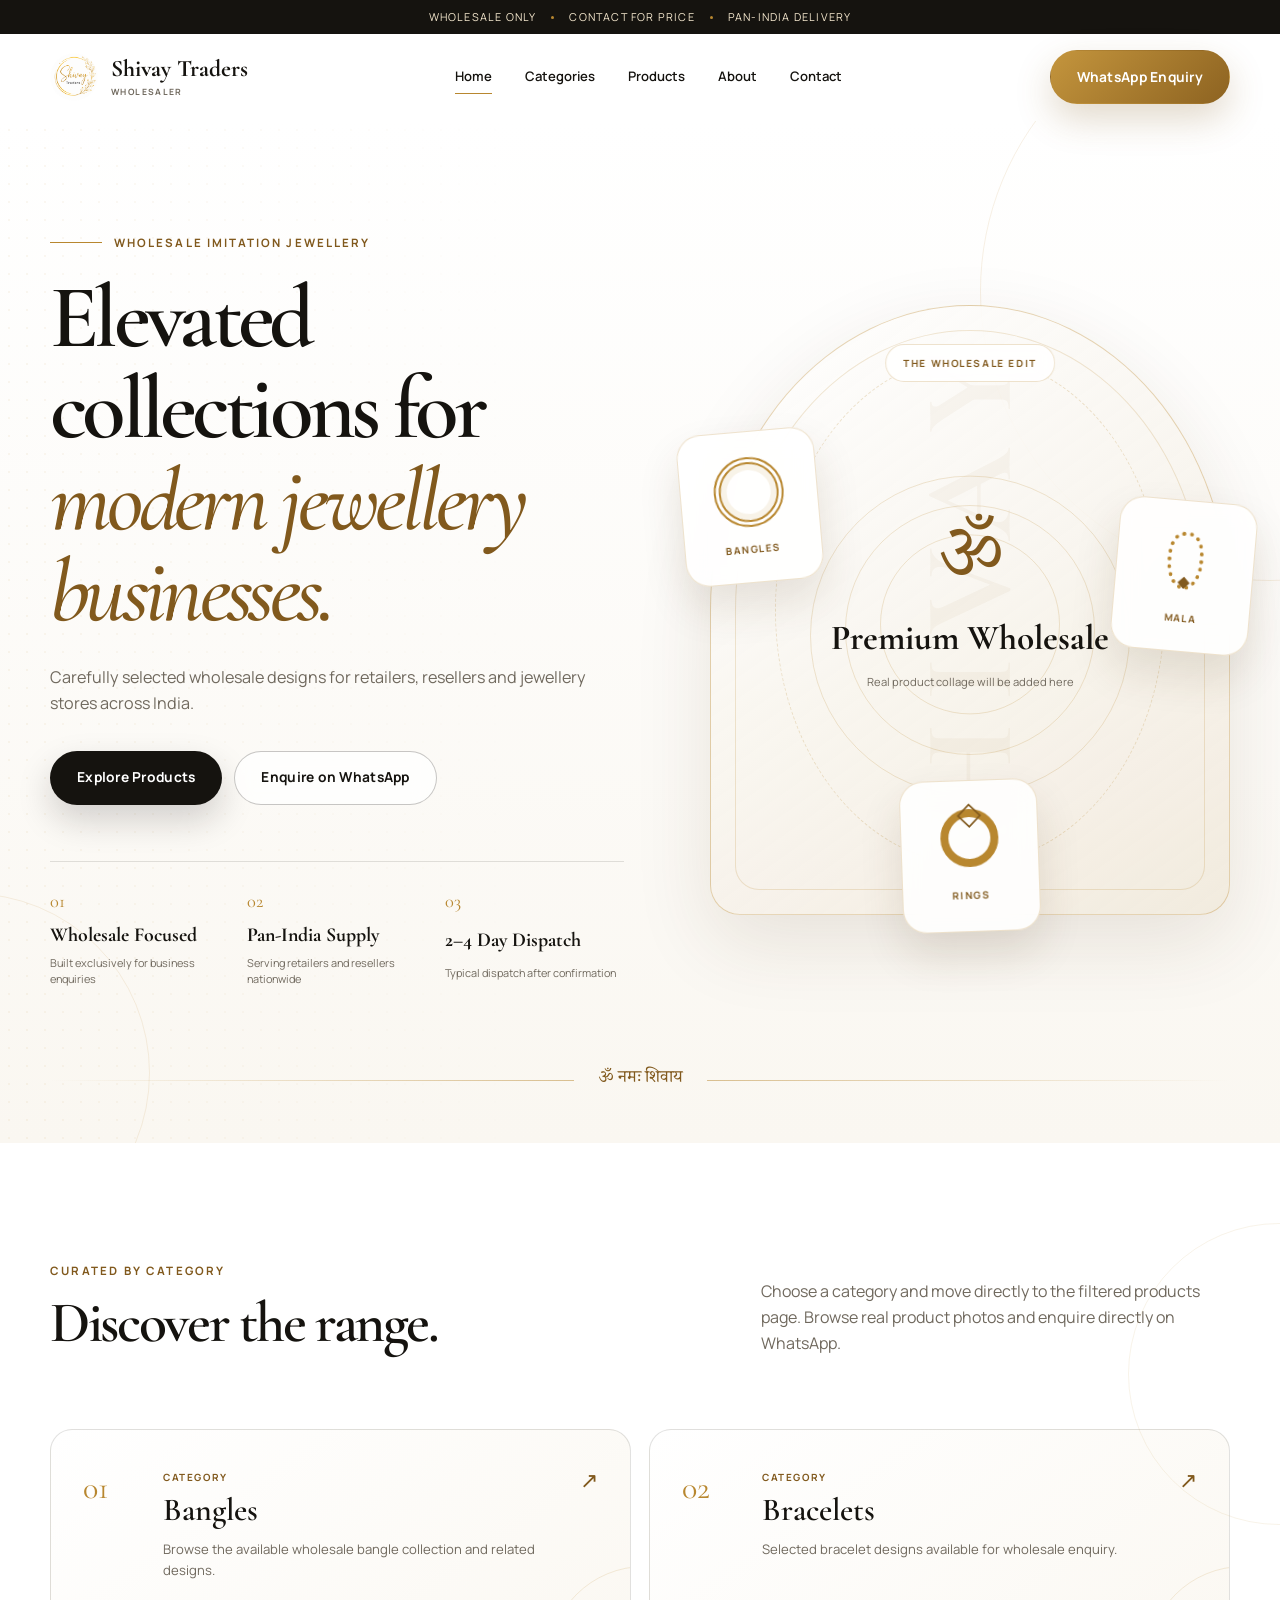
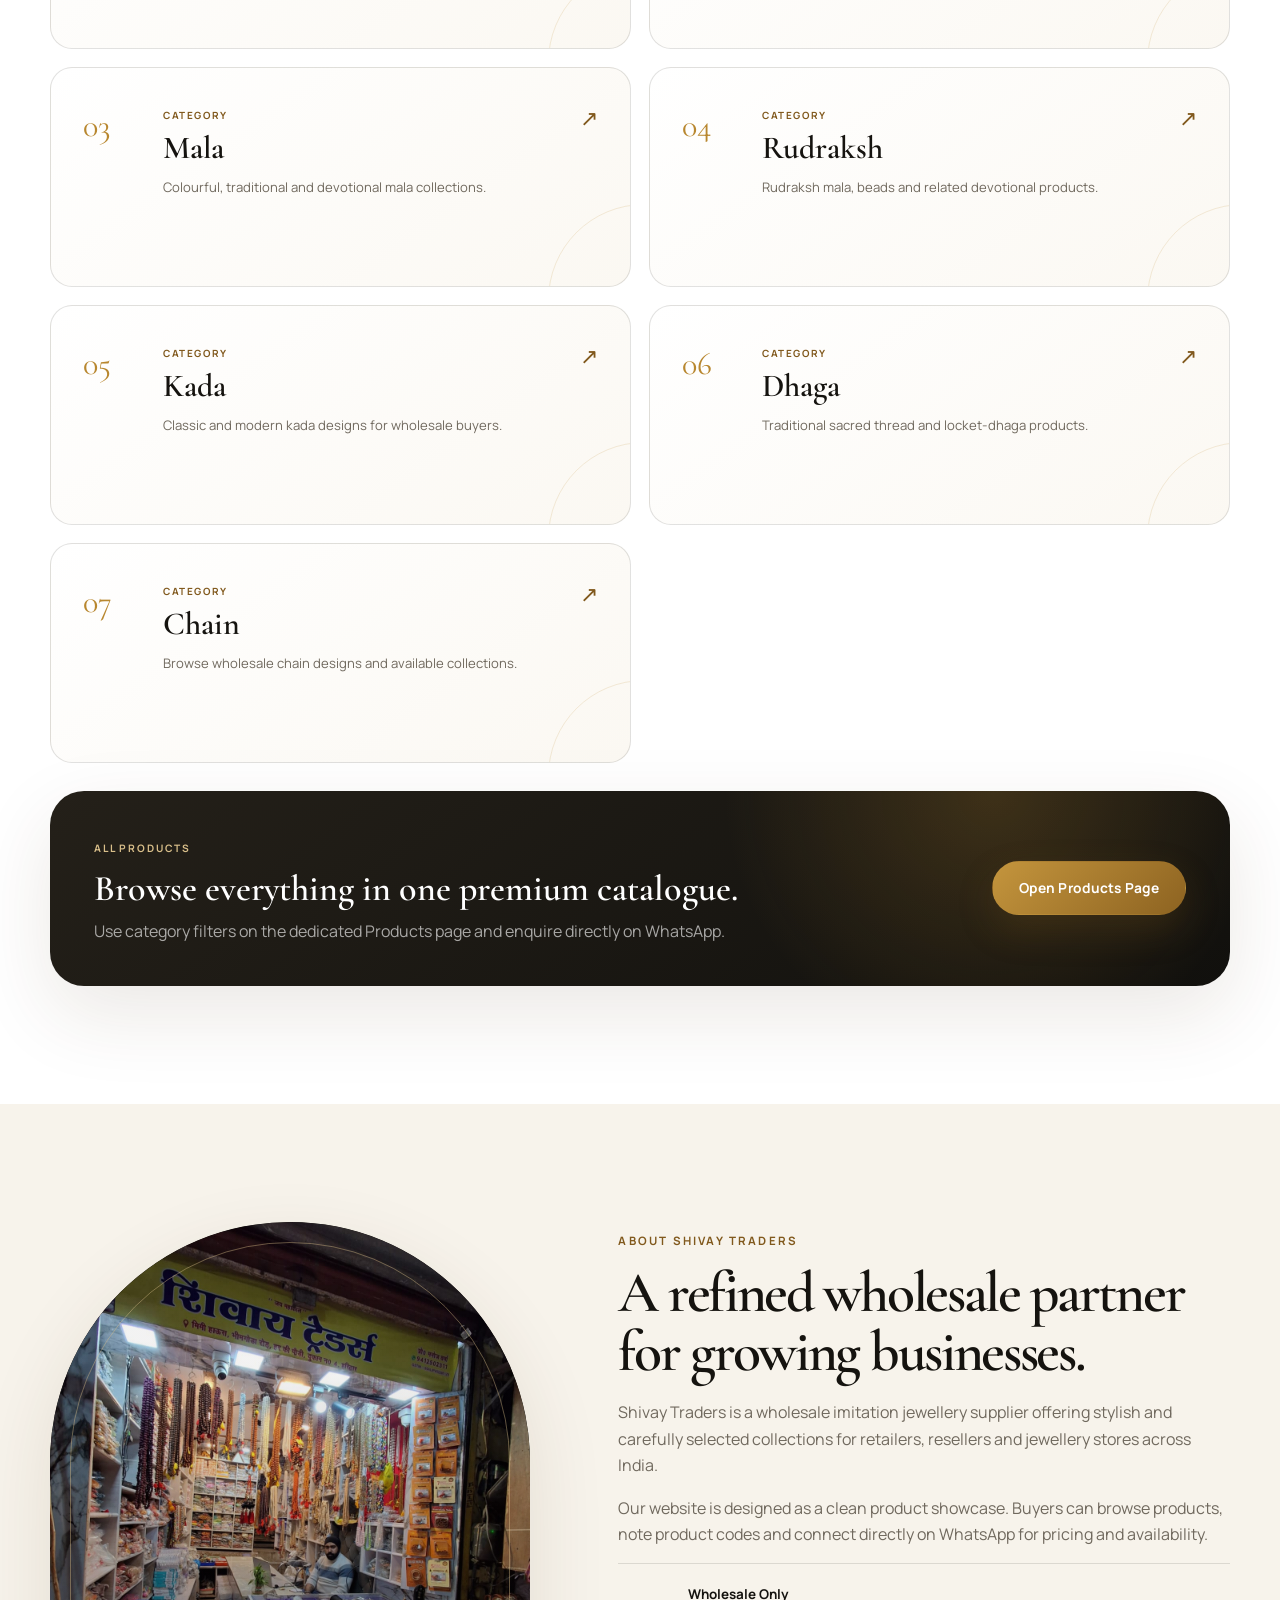
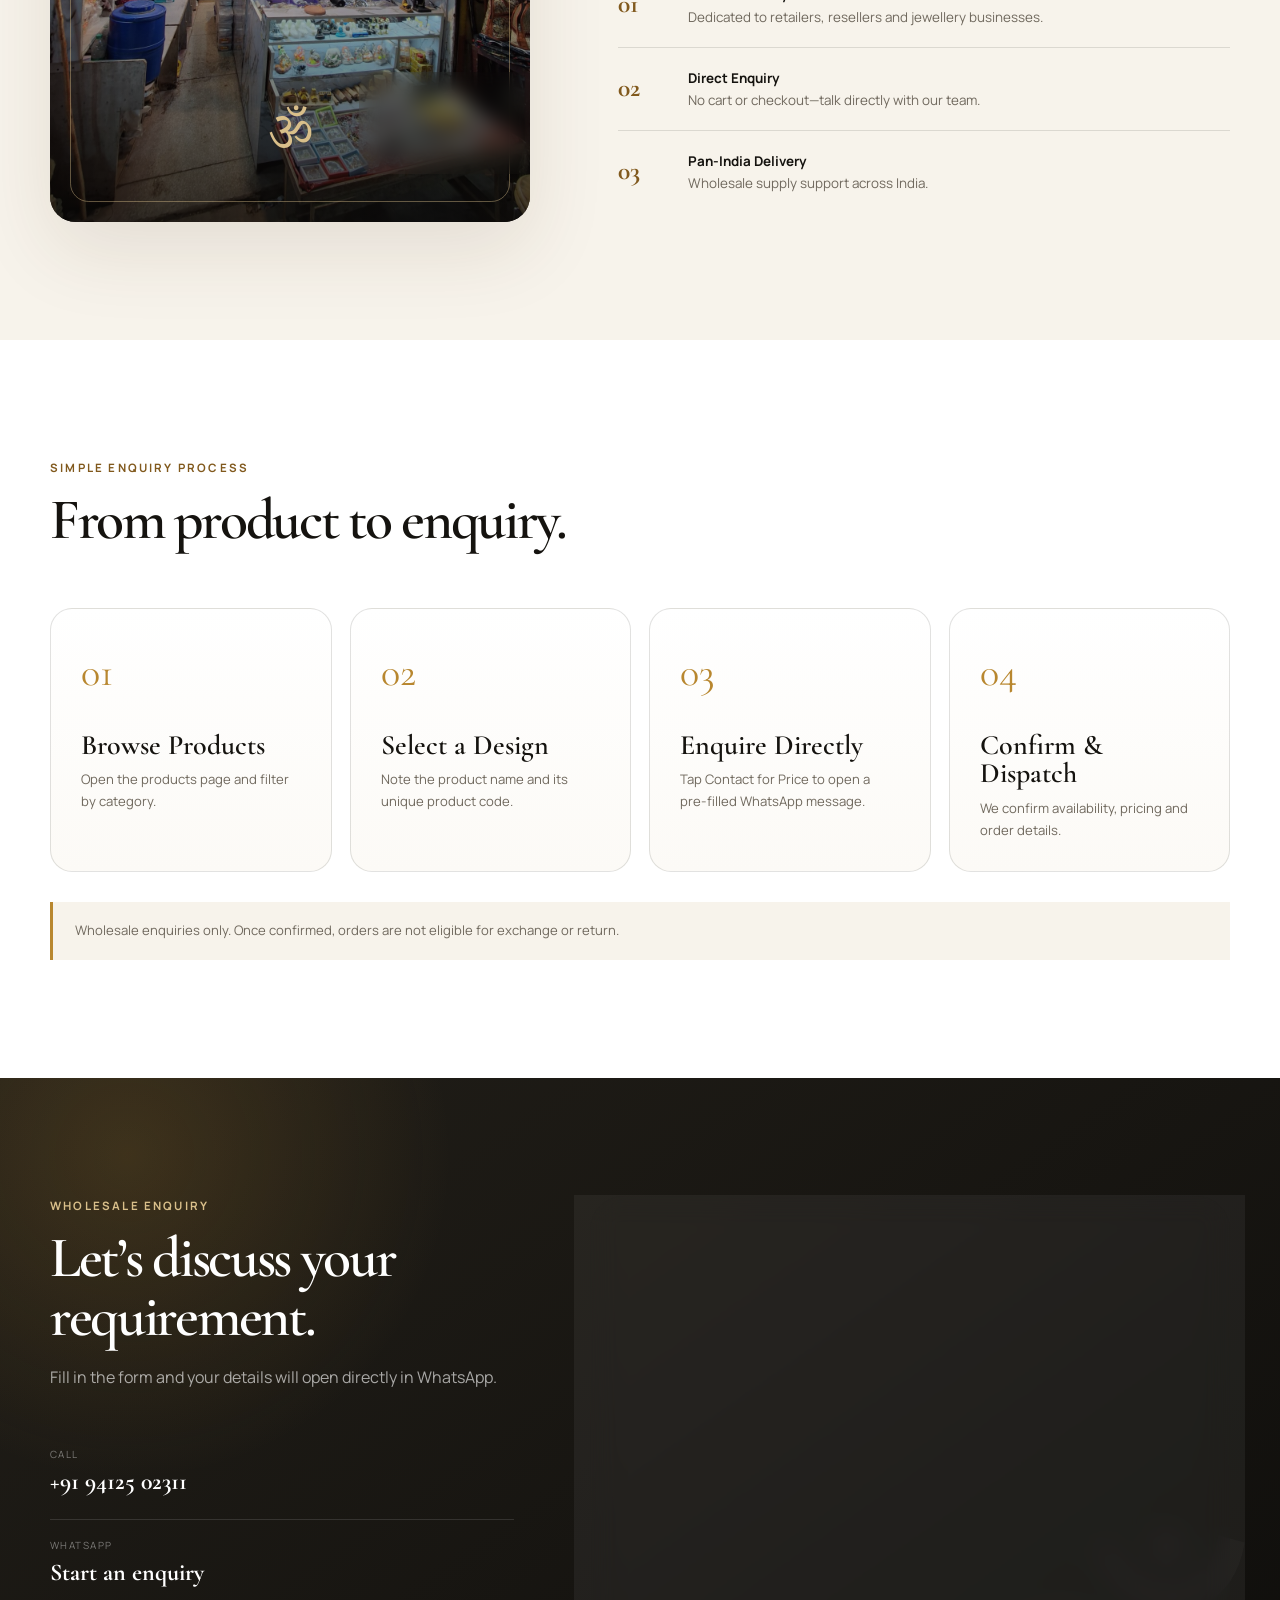
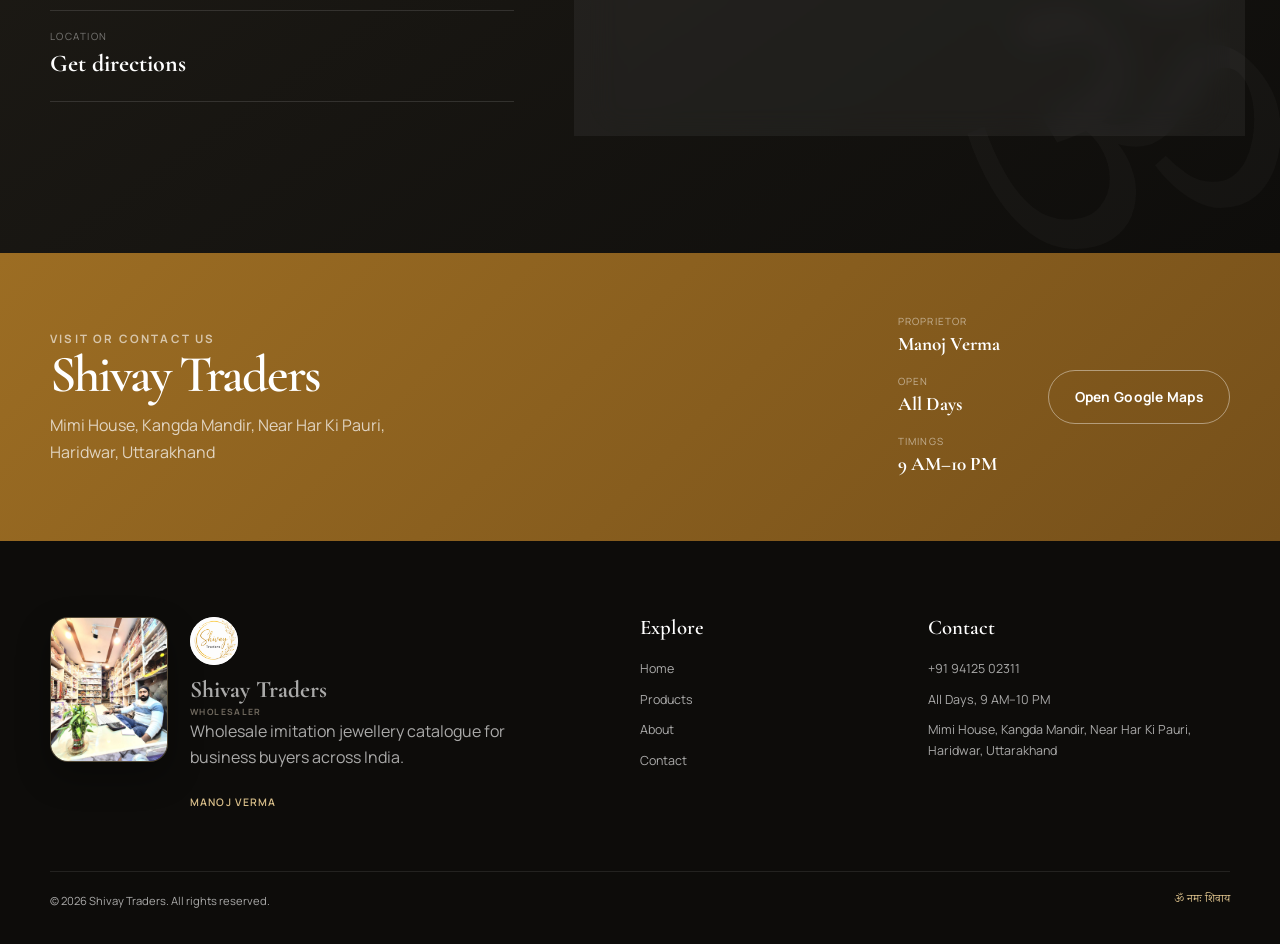
<file: index.html>
<!DOCTYPE html>
<html lang="en">
<head>
  <meta charset="UTF-8">
  <meta name="viewport" content="width=device-width, initial-scale=1.0">
  <meta name="description" content="Shivay Traders — wholesale imitation jewellery wholesaler in Haridwar.">

  <meta name="theme-color" content="#f7f3eb">
  
  <title>Shivay Traders | Wholesale Imitation Jewellery</title>
  <link rel="preconnect" href="https://fonts.googleapis.com">
  <link rel="preconnect" href="https://fonts.gstatic.com" crossorigin>
  <link href="https://fonts.googleapis.com/css2?family=Cormorant+Garamond:ital,wght@0,500;0,600;0,700;1,500;1,600&family=Manrope:wght@400;500;600;700&family=Noto+Serif+Devanagari:wght@600;700&display=swap" rel="stylesheet">
  <link rel="stylesheet" href="css/style.css?v=5">
</head>
<body>
  <div class="topbar">
    <div class="container topbar-inner">
      <span>Wholesale Only</span><i></i><span>Contact for Price</span><i></i><span>Pan-India Delivery</span>
    </div>
  </div>

  <header class="header">
    <div class="container header-inner">
<a class="brand" href="index.html" aria-label="Shivay Traders home">
  <span class="brand-mark brand-logo-mark">
    <img
      src="assets/logo/shivay-icon.png"
      alt=""
      aria-hidden="true"
    >
  </span>

  <span class="brand-copy">
    <strong>Shivay Traders</strong>
    <small>Wholesaler</small>
  </span>
</a>
      <button class="menu-button" aria-label="Open menu" aria-expanded="false"><b></b><b></b><b></b></button>
      <nav class="nav" aria-label="Primary navigation">
        <a class="active" href="index.html">Home</a>
        <a href="index.html#categories">Categories</a>
        <a href="products.html">Products</a>
        <a href="index.html#about">About</a>
        <a href="index.html#contact">Contact</a>
      </nav>
      <a class="btn btn-gold desktop-cta js-wa" href="#" target="_blank" rel="noopener">WhatsApp Enquiry</a>
    </div>
  </header>

  <main>
    <section class="hero" id="home">
      <div class="hero-decoration hero-decoration-one"></div>
      <div class="hero-decoration hero-decoration-two"></div>

      <div class="container hero-grid">
        <div class="hero-copy reveal">
          <div class="hero-kicker"><span></span><p>Wholesale imitation jewellery</p></div>
          <h1>Elevated collections for <em>modern jewellery businesses.</em></h1>
          <p class="lead">Carefully selected wholesale designs for retailers, resellers and jewellery stores across India.</p>

          <div class="hero-actions">
            <a class="btn btn-dark" href="products.html">Explore Products</a>
            <a class="btn btn-outline js-wa" href="#" target="_blank" rel="noopener">Enquire on WhatsApp</a>
          </div>

          <div class="hero-points">
            <div><span>01</span><strong>Wholesale Focused</strong><small>Built exclusively for business enquiries</small></div>
            <div><span>02</span><strong>Pan-India Supply</strong><small>Serving retailers and resellers nationwide</small></div>
            <div><span>03</span><strong>2–4 Day Dispatch</strong><small>Typical dispatch after confirmation</small></div>
          </div>
        </div>

        <div class="collage reveal" aria-label="Temporary premium jewellery collage">
          <div class="collage-arch">
            <div class="collage-watermark">SHIVAY</div>
            <span class="collage-label">The wholesale edit</span>

            <div class="jewel-orbit orbit-one"></div>
            <div class="jewel-orbit orbit-two"></div>
            <div class="jewel-orbit orbit-three"></div>

            <div class="collage-center">
              <span class="om">ॐ</span>
              <strong>Premium Wholesale</strong>
              <small>Real product collage will be added here</small>
            </div>

            <div class="mini-card mini-one"><span class="shape bangle"></span><small>Bangles</small></div>
            <div class="mini-card mini-two"><span class="shape mala"></span><small>Mala</small></div>
            <div class="mini-card mini-three"><span class="shape ring"></span><small>Rings</small></div>
          </div>
        </div>
      </div>

      <div class="container mantra"><span></span><p>ॐ नमः शिवाय</p><span></span></div>
    </section>

    <section class="section categories-section" id="categories">
      <div class="container">
        <div class="section-head split reveal">
          <div>
            <p class="eyebrow">Curated by category</p>
            <h2>Discover the range.</h2>
          </div>
          <p>Choose a category and move directly to the filtered products page. Browse real product photos and enquire directly on WhatsApp.</p>
        </div>

        <div class="category-grid premium-category-grid">
          <a class="category reveal" href="products.html?category=Bangles"><span>01</span><div><small>Category</small><h3>Bangles</h3><p>Browse the available wholesale bangle collection and related designs.</p></div><b>↗</b></a>
          <a class="category reveal" href="products.html?category=Bracelets"><span>02</span><div><small>Category</small><h3>Bracelets</h3><p>Selected bracelet designs available for wholesale enquiry.</p></div><b>↗</b></a>
          <a class="category reveal" href="products.html?category=Mala"><span>03</span><div><small>Category</small><h3>Mala</h3><p>Colourful, traditional and devotional mala collections.</p></div><b>↗</b></a>
          <a class="category reveal" href="products.html?category=Rudraksh"><span>04</span><div><small>Category</small><h3>Rudraksh</h3><p>Rudraksh mala, beads and related devotional products.</p></div><b>↗</b></a>
          <a class="category reveal" href="products.html?category=Kada"><span>05</span><div><small>Category</small><h3>Kada</h3><p>Classic and modern kada designs for wholesale buyers.</p></div><b>↗</b></a>
          <a class="category reveal" href="products.html?category=Dhaga"><span>06</span><div><small>Category</small><h3>Dhaga</h3><p>Traditional sacred thread and locket-dhaga products.</p></div><b>↗</b></a>
          <a class="category reveal" href="products.html?category=Chain"><span>07</span><div><small>Category</small><h3>Chain</h3><p>Browse wholesale chain designs and available collections.</p></div><b>↗</b></a>
        </div>

        <div class="products-callout reveal">
          <div>
            <span class="callout-index">All Products</span>
            <h3>Browse everything in one premium catalogue.</h3>
            <p>Use category filters on the dedicated Products page and enquire directly on WhatsApp.</p>
          </div>
          <a class="btn btn-gold" href="products.html">Open Products Page</a>
        </div>
      </div>
    </section>

    <section class="section about-section" id="about">
      <div class="container about-grid">
    <div class="about-card about-photo-card reveal">

      <img
        src="assets/images/shop-about.jpeg"
        alt="Shivay Traders shop in Haridwar"
        class="about-shop-photo"
      >

      <div class="about-photo-shade"></div>

      <div class="about-photo-text">
        <span class="about-om">ॐ</span>


      </div>

      <div class="owner">
        <strong>Manoj Verma</strong>
        <small>Proprietor</small>
      </div>

    </div>

        <div class="about-copy reveal">
          <p class="eyebrow">About Shivay Traders</p>
          <h2>A refined wholesale partner for growing businesses.</h2>
          <p>Shivay Traders is a wholesale imitation jewellery supplier offering stylish and carefully selected collections for retailers, resellers and jewellery stores across India.</p>
          <p>Our website is designed as a clean product showcase. Buyers can browse products, note product codes and connect directly on WhatsApp for pricing and availability.</p>

          <div class="feature"><b>01</b><p><strong>Wholesale Only</strong><br>Dedicated to retailers, resellers and jewellery businesses.</p></div>
          <div class="feature"><b>02</b><p><strong>Direct Enquiry</strong><br>No cart or checkout—talk directly with our team.</p></div>
          <div class="feature"><b>03</b><p><strong>Pan-India Delivery</strong><br>Wholesale supply support across India.</p></div>
        </div>
      </div>
    </section>

    <section class="section process">
      <div class="container">
        <div class="section-head reveal"><p class="eyebrow">Simple enquiry process</p><h2>From product to enquiry.</h2></div>
        <div class="process-grid">
          <article class="step reveal"><span>01</span><h3>Browse Products</h3><p>Open the products page and filter by category.</p></article>
          <article class="step reveal"><span>02</span><h3>Select a Design</h3><p>Note the product name and its unique product code.</p></article>
          <article class="step reveal"><span>03</span><h3>Enquire Directly</h3><p>Tap Contact for Price to open a pre-filled WhatsApp message.</p></article>
          <article class="step reveal"><span>04</span><h3>Confirm & Dispatch</h3><p>We confirm availability, pricing and order details.</p></article>
        </div>
        <p class="policy reveal">Wholesale enquiries only. Once confirmed, orders are not eligible for exchange or return.</p>
      </div>
    </section>

    <section class="section enquiry" id="contact">
      <div class="container enquiry-grid">
        <div class="enquiry-copy reveal">
          <p class="eyebrow">Wholesale enquiry</p>
          <h2>Let’s discuss your requirement.</h2>
          <p>Fill in the form and your details will open directly in WhatsApp.</p>
          <div class="contact-list">
            <a href="tel:+919412502311"><small>Call</small><strong>+91 94125 02311</strong></a>
            <a class="js-wa" href="#" target="_blank" rel="noopener"><small>WhatsApp</small><strong>Start an enquiry</strong></a>
            <a href="https://maps.app.goo.gl/9w15sXj8QwE8VyeB7?g_st=ac" target="_blank" rel="noopener"><small>Location</small><strong>Get directions</strong></a>
          </div>
        </div>

        <form id="enquiryForm" class="form reveal">
          <div class="form-heading"><span>Wholesale Buyer Form</span><p>All fields are required</p></div>
          <div class="form-row"><label>Buyer name<input name="buyerName" required placeholder="Your full name"></label><label>Shop / business name<input name="businessName" required placeholder="Your business name"></label></div>
          <div class="form-row"><label>Mobile number<input name="mobile" required inputmode="numeric" placeholder="10-digit mobile number"></label><label>WhatsApp number<input name="whatsapp" required inputmode="numeric" placeholder="WhatsApp number"></label></div>
          <div class="form-row"><label>City<input name="city" required placeholder="Your city"></label><label>State<input name="state" required placeholder="Your state"></label></div>
          <button class="btn btn-gold full" type="submit">Continue on WhatsApp</button>
          <p class="form-note">No payment or online checkout is available on this website.</p>
        </form>
      </div>
    </section>

    <section class="location">
      <div class="container location-grid reveal">
        <div><p class="eyebrow">Visit or contact us</p><h2>Shivay Traders</h2><p>Mimi House, Kangda Mandir, Near Har Ki Pauri,<br>Haridwar, Uttarakhand</p></div>
        <div class="hours"><p><small>Proprietor</small><strong>Manoj Verma</strong></p><p><small>Open</small><strong>All Days</strong></p><p><small>Timings</small><strong>9 AM–10 PM</strong></p></div>
        <a class="btn btn-light-outline" href="https://maps.app.goo.gl/9w15sXj8QwE8VyeB7?g_st=ac" target="_blank" rel="noopener">Open Google Maps</a>
      </div>
    </section>
  </main>

<footer>
  <div class="container footer-grid">

    <!-- Shivay Traders + Owner Photo -->
    <div class="footer-business">

      <img
        src="assets/images/manoj-verma.jpeg"
        alt="Manoj Verma - Shivay Traders"
        class="footer-owner-photo"
      >

      <div class="footer-business-info">

        <a class="brand" href="index.html" aria-label="Shivay Traders home">

          <span class="brand-mark brand-logo-mark">
            <img
              src="assets/logo/shivay-icon.png"
              alt=""
              aria-hidden="true"
            >
          </span>

          <span class="brand-copy">
            <strong>Shivay Traders</strong>
            <small>Wholesaler</small>
          </span>

        </a>

        <p>
          Wholesale imitation jewellery catalogue for business buyers across India.
        </p>

        <span class="footer-owner-name">
          Manoj Verma
        </span>

      </div>

    </div>


    <!-- Explore -->
<div class="footer-explore-wrap">

  <div class="footer-explore-links">
    <h3>Explore</h3>

    <a href="index.html">Home</a>
    <a href="products.html">Products</a>
    <a href="#about">About</a>
    <a href="#contact">Contact</a>
  </div>

  <div class="footer-mobile-owner">
    <img
      src="assets/images/manoj-verma.jpeg"
      alt="Manoj Verma - Shivay Traders"
    >

    <span>Manoj Verma</span>
  </div>

</div>


    <!-- Contact -->
    <div>
      <h3>Contact</h3>

      <a href="tel:+919412502311">
        +91 94125 02311
      </a>

      <p>All Days, 9 AM–10 PM</p>

      <p>
        <a
          href="https://maps.app.goo.gl/9w15sXj8QwE8VyeB7?g_st=ac"
          target="_blank"
          rel="noopener"
        >
          Mimi House, Kangda Mandir, Near Har Ki Pauri,<br>
          Haridwar, Uttarakhand
        </a>
      </p>

    </div>

  </div>


  <div class="container footer-bottom">

    <p>
      © <span id="year"></span> Shivay Traders. All rights reserved.
    </p>

    <p class="footer-mantra">
      ॐ नमः शिवाय
    </p>

  </div>
</footer>


  <script src="js/script.js"></script>
</body>
</html>
</file>
<file: css/style.css>
:root {
  --white: #ffffff;
  --ivory: #f7f3eb;
  --ivory-2: #efe7d8;
  --champagne: #d9bf8a;
  --gold: #b8872f;
  --gold-deep: #81591d;
  --ink: #15130f;
  --ink-soft: #28241d;
  --muted: #70695e;
  --line: rgba(21, 19, 15, 0.12);
  --line-gold: rgba(184, 135, 47, 0.30);
  --shadow: 0 28px 80px rgba(71, 48, 14, 0.11);
  --container: min(1180px, calc(100% - 40px));
  --radius-lg: 34px;
  --radius-md: 22px;
  --radius-sm: 14px;
}

* { box-sizing: border-box; }
html { scroll-behavior: smooth; }
body {
  margin: 0;
  color: var(--ink);
  background: var(--white);
  font-family: "Manrope", sans-serif;
  line-height: 1.65;
  overflow-x: hidden;
}
body::selection { color: var(--white); background: var(--gold-deep); }
a { color: inherit; text-decoration: none; }
button, input { font: inherit; }
button { border: 0; }
.container { width: var(--container); margin-inline: auto; }
.section { padding: 118px 0; }

h1, h2, h3, p { margin-top: 0; }
h1, h2, h3 { font-family: "Cormorant Garamond", serif; line-height: 1.02; }
h1 { margin-bottom: 26px; font-size: clamp(3.5rem, 7vw, 6.9rem); font-weight: 600; letter-spacing: -0.052em; }
h1 em { color: var(--gold-deep); font-weight: 500; }
h2 { margin-bottom: 18px; font-size: clamp(2.7rem, 4.5vw, 4.8rem); font-weight: 600; letter-spacing: -0.04em; }
h3 { font-size: 1.75rem; font-weight: 600; }
.eyebrow { margin: 0 0 14px; color: var(--gold-deep); font-size: 0.72rem; font-weight: 700; letter-spacing: 0.19em; text-transform: uppercase; }

.btn {
  min-height: 54px;
  padding: 0 26px;
  display: inline-flex;
  align-items: center;
  justify-content: center;
  border: 1px solid transparent;
  border-radius: 999px;
  font-size: 0.86rem;
  font-weight: 700;
  letter-spacing: 0.02em;
  cursor: pointer;
  transition: transform 180ms ease, box-shadow 180ms ease, background 180ms ease, color 180ms ease;
}
.btn:hover { transform: translateY(-3px); }
.btn-gold { color: var(--white); background: linear-gradient(135deg, #c4953d, #8d6321); box-shadow: 0 15px 36px rgba(129, 89, 29, 0.23); }
.btn-gold:hover { box-shadow: 0 20px 42px rgba(129, 89, 29, 0.30); }
.btn-dark { color: var(--white); background: var(--ink); box-shadow: 0 15px 34px rgba(21, 19, 15, 0.18); }
.btn-outline { color: var(--ink); border-color: rgba(21, 19, 15, 0.24); background: rgba(255, 255, 255, 0.72); backdrop-filter: blur(10px); }
.btn-light-outline { color: var(--white); border-color: rgba(255,255,255,0.42); background: transparent; }
.full { width: 100%; }

/* Header */
.topbar { color: #f5e8ce; background: var(--ink); font-size: 0.68rem; letter-spacing: 0.11em; text-transform: uppercase; }
.topbar-inner { min-height: 34px; display: flex; align-items: center; justify-content: center; gap: 15px; }
.topbar i { width: 3px; height: 3px; border-radius: 50%; background: var(--gold); }
.header { position: sticky; top: 0; z-index: 100; border-bottom: 1px solid transparent; background: rgba(255, 255, 255, 0.88); backdrop-filter: blur(20px); transition: 180ms ease; }
.header.scrolled { border-color: var(--line); box-shadow: 0 14px 40px rgba(21, 19, 15, 0.07); }
.header-inner { min-height: 86px; display: grid; grid-template-columns: auto 1fr auto; align-items: center; gap: 34px; }
.brand { display: inline-flex; align-items: center; gap: 13px; }
.brand-mark { position: relative; width: 48px; height: 48px; display: grid; place-items: center; border: 1px solid var(--line-gold); border-radius: 50%; color: var(--gold-deep); font-family: "Cormorant Garamond", serif; font-size: 1rem; font-weight: 700; }
.brand-mark::after { content: ""; position: absolute; inset: 4px; border: 1px solid rgba(184,135,47,0.16); border-radius: 50%; }
.brand-copy { display: grid; line-height: 1.12; }
.brand-copy strong { font-family: "Cormorant Garamond", serif; font-size: 1.48rem; font-weight: 700; }
.brand-copy small { margin-top: 5px; color: var(--muted); font-size: 0.54rem; font-weight: 700; letter-spacing: 0.16em; text-transform: uppercase; }
.nav { display: flex; justify-content: center; gap: 33px; }
.nav a { position: relative; padding: 8px 0; font-size: 0.82rem; font-weight: 600; }
.nav a::after { content: ""; position: absolute; left: 50%; right: 50%; bottom: 2px; height: 1px; background: var(--gold); transition: 180ms ease; }
.nav a:hover::after, .nav a.active::after { left: 0; right: 0; }
.menu-button { display: none; background: transparent; }

/* Hero */
.hero { position: relative; padding: 112px 0 48px; overflow: hidden; background: linear-gradient(180deg, #fff 0%, #faf7f1 100%); }
.hero::before { content: ""; position: absolute; inset: 0; opacity: 0.32; pointer-events: none; background-image: radial-gradient(rgba(184,135,47,0.22) 0.8px, transparent 0.8px); background-size: 18px 18px; mask-image: linear-gradient(to right, black, transparent 42%); }
.hero-decoration { position: absolute; border: 1px solid rgba(184,135,47,0.12); border-radius: 50%; pointer-events: none; }
.hero-decoration-one { width: 580px; height: 580px; right: -280px; top: -120px; }
.hero-decoration-two { width: 360px; height: 360px; left: -210px; bottom: -110px; }
.hero-grid { position: relative; z-index: 2; display: grid; grid-template-columns: 1.05fr 0.95fr; gap: 86px; align-items: center; }
.hero-kicker { margin-bottom: 20px; display: flex; align-items: center; gap: 12px; }
.hero-kicker span { width: 52px; height: 1px; background: var(--gold); }
.hero-kicker p { margin: 0; color: var(--gold-deep); font-size: 0.72rem; font-weight: 700; letter-spacing: 0.18em; text-transform: uppercase; }
.lead { max-width: 650px; margin-bottom: 34px; color: var(--muted); font-size: 1.01rem; }
.hero-actions { display: flex; flex-wrap: wrap; gap: 12px; }
.hero-points { margin-top: 56px; padding-top: 24px; display: grid; grid-template-columns: repeat(3, 1fr); gap: 18px; border-top: 1px solid var(--line); }
.hero-points > div { display: grid; gap: 3px; }
.hero-points span { color: var(--gold); font-family: "Cormorant Garamond", serif; font-size: 1.15rem; }
.hero-points strong { font-family: "Cormorant Garamond", serif; font-size: 1.24rem; }
.hero-points small { color: var(--muted); font-size: 0.68rem; line-height: 1.45; }
.collage { position: relative; }
.collage-arch { position: relative; min-height: 610px; border: 1px solid rgba(184,135,47,0.34); border-radius: 50% 50% 30px 30px; background: linear-gradient(145deg, rgba(255,255,255,0.96), rgba(239,231,216,0.78)); box-shadow: var(--shadow); overflow: visible; }
.collage-arch::before { content: ""; position: absolute; inset: 24px; border: 1px solid rgba(184,135,47,0.20); border-radius: 50% 50% 24px 24px; }
.collage-arch::after { content: ""; position: absolute; inset: 50px 64px; border: 1px dashed rgba(184,135,47,0.22); border-radius: 50%; }
.collage-watermark { position: absolute; left: 50%; top: 50%; transform: translate(-50%, -45%) rotate(-90deg); color: rgba(129,89,29,0.045); font-family: "Cormorant Garamond", serif; font-size: 8rem; font-weight: 700; letter-spacing: 0.18em; }
.collage-label { position: absolute; z-index: 4; left: 50%; top: 38px; transform: translateX(-50%); padding: 10px 17px; border: 1px solid rgba(184,135,47,0.24); border-radius: 999px; color: var(--gold-deep); background: rgba(255,255,255,0.84); font-size: 0.62rem; font-weight: 700; letter-spacing: 0.16em; text-transform: uppercase; white-space: nowrap; backdrop-filter: blur(8px); }
.collage-center { position: absolute; inset: 0; z-index: 3; display: flex; flex-direction: column; align-items: center; justify-content: center; text-align: center; }
.om { color: var(--gold-deep); font-family: "Noto Serif Devanagari", serif; font-size: 4.6rem; line-height: 1; }
.collage-center strong { margin-top: 7px; font-family: "Cormorant Garamond", serif; font-size: 2.2rem; }
.collage-center small { margin-top: 6px; color: var(--muted); font-size: 0.7rem; }
.jewel-orbit { position: absolute; z-index: 1; border-radius: 50%; border: 1px solid rgba(184,135,47,0.20); }
.orbit-one { width: 320px; height: 320px; left: 50%; top: 50%; transform: translate(-50%,-42%); }
.orbit-two { width: 250px; height: 250px; left: 50%; top: 50%; transform: translate(-50%,-42%); }
.orbit-three { width: 180px; height: 180px; left: 50%; top: 50%; transform: translate(-50%,-42%); }
.mini-card { position: absolute; z-index: 5; width: 138px; min-height: 152px; padding: 18px; display: grid; place-items: center; border: 1px solid rgba(184,135,47,0.24); border-radius: 24px; background: rgba(255,255,255,0.88); box-shadow: 0 22px 44px rgba(71,48,14,0.12); backdrop-filter: blur(14px); }
.mini-card small { color: var(--gold-deep); font-size: 0.62rem; font-weight: 700; letter-spacing: 0.15em; text-transform: uppercase; }
.mini-one { left: -30px; top: 125px; transform: rotate(-5deg); }
.mini-two { right: -24px; top: 194px; transform: rotate(5deg); }
.mini-three { left: 50%; bottom: -18px; transform: translateX(-50%) rotate(-2deg); }
.shape { position: relative; width: 70px; height: 70px; display: block; }
.bangle { border: 7px double var(--gold); border-radius: 50%; box-shadow: inset 0 0 0 6px rgba(184,135,47,0.10); }
.mala::before { content: ""; position: absolute; inset: 6px 17px; border: 4px dotted var(--gold); border-radius: 45% 45% 55% 55%; }
.mala::after { content: "◆"; position: absolute; left: 50%; bottom: 2px; transform: translateX(-50%); color: var(--gold-deep); }
.ring { width: 58px; height: 58px; border: 8px solid var(--gold); border-radius: 50%; }
.ring::before { content: "◇"; position: absolute; left: 50%; top: -31px; transform: translateX(-50%); color: var(--gold-deep); font-size: 2rem; }
.mantra { margin-top: 80px; display: grid; grid-template-columns: 1fr auto 1fr; gap: 24px; align-items: center; }
.mantra span { height: 1px; background: linear-gradient(90deg, transparent, rgba(184,135,47,0.50)); }
.mantra span:last-child { background: linear-gradient(90deg, rgba(184,135,47,0.50), transparent); }
.mantra p { margin: 0; color: var(--gold-deep); font-family: "Noto Serif Devanagari", serif; font-size: 1.08rem; }

/* Section heads */
.section-head { max-width: 740px; margin-bottom: 58px; }
.section-head > p:last-child { color: var(--muted); }
.section-head.split { max-width: none; display: grid; grid-template-columns: 1fr 0.72fr; gap: 60px; align-items: end; }
.section-head.split > p { margin-bottom: 14px; }

/* Categories */
.categories-section { position: relative; background: var(--white); }
.categories-section::after { content: ""; position: absolute; right: -150px; top: 80px; width: 300px; height: 300px; border: 1px solid rgba(184,135,47,0.10); border-radius: 50%; }
.category-grid { display: grid; grid-template-columns: repeat(2, 1fr); gap: 18px; }
.category { position: relative; min-height: 220px; padding: 32px; display: grid; grid-template-columns: 58px 1fr auto; gap: 22px; align-items: start; border: 1px solid var(--line); border-radius: var(--radius-md); background: linear-gradient(145deg, #fff, #fbf8f2); overflow: hidden; transition: 220ms ease; }
.category::after { content: ""; position: absolute; width: 190px; height: 190px; right: -110px; bottom: -110px; border: 1px solid rgba(184,135,47,0.16); border-radius: 50%; transition: 220ms ease; }
.category:hover { transform: translateY(-7px); border-color: rgba(184,135,47,0.42); box-shadow: var(--shadow); }
.category:hover::after { right: -80px; bottom: -80px; }
.category > span { color: var(--gold); font-family: "Cormorant Garamond", serif; font-size: 2rem; }
.category small { color: var(--gold-deep); font-size: 0.62rem; font-weight: 700; letter-spacing: 0.16em; text-transform: uppercase; }
.category h3 { margin: 6px 0 12px; font-size: 2rem; }
.category p { margin: 0; max-width: 400px; color: var(--muted); font-size: 0.82rem; }
.category b { color: var(--gold-deep); font-size: 1.4rem; font-weight: 400; }
.products-callout { margin-top: 28px; padding: 42px 44px; display: grid; grid-template-columns: 1fr auto; gap: 38px; align-items: center; border-radius: var(--radius-lg); color: var(--white); background: radial-gradient(circle at 80% 0%, rgba(184,135,47,0.24), transparent 28%), linear-gradient(145deg, #242019, #11100d); box-shadow: var(--shadow); }
.products-callout h3 { margin: 12px 0 10px; font-size: 2.25rem; }
.products-callout p { margin: 0; color: rgba(255,255,255,0.62); }
.callout-index { color: var(--champagne); font-size: 0.64rem; font-weight: 700; letter-spacing: 0.18em; text-transform: uppercase; }

/* About */
.about-section { background: var(--ivory); }
.about-grid { display: grid; grid-template-columns: 0.88fr 1.12fr; gap: 88px; align-items: center; }
.about-card { position: relative; min-height: 600px; padding: 62px; display: flex; flex-direction: column; justify-content: center; border-radius: 280px 280px 30px 30px; color: var(--white); background: radial-gradient(circle at 50% 26%, rgba(184,135,47,0.28), transparent 26%), linear-gradient(160deg, #2b271f, #100f0c); text-align: center; overflow: visible; box-shadow: var(--shadow); }
.about-border { position: absolute; inset: 22px; border: 1px solid rgba(217,191,138,0.25); border-radius: 260px 260px 22px 22px; }
.about-om { position: relative; z-index: 2; color: var(--champagne); font-family: "Noto Serif Devanagari", serif; font-size: 6.3rem; }
.about-card > p { position: relative; z-index: 2; max-width: 310px; margin: 22px auto; color: rgba(255,255,255,0.70); }
.owner { position: absolute; z-index: 3; right: -34px; bottom: 48px; min-width: 205px; padding: 22px 26px; display: grid; border: 1px solid rgba(184,135,47,0.24); border-radius: 18px; color: var(--ink); background: rgba(255,255,255,0.94); box-shadow: var(--shadow); text-align: left; backdrop-filter: blur(10px); }
.owner strong { font-family: "Cormorant Garamond", serif; font-size: 1.5rem; }
.owner small { color: var(--muted); font-size: 0.64rem; letter-spacing: 0.14em; text-transform: uppercase; }
.about-copy > p:not(.eyebrow) { color: var(--muted); }
.feature { padding: 19px 0; display: grid; grid-template-columns: 54px 1fr; gap: 16px; border-top: 1px solid var(--line); }
.feature b { color: var(--gold-deep); font-family: "Cormorant Garamond", serif; font-size: 1.6rem; }
.feature p { margin: 0; color: var(--muted); font-size: 0.84rem; }
.feature strong { color: var(--ink); }

/* Process */
.process { background: var(--white); }
.process-grid { display: grid; grid-template-columns: repeat(4, 1fr); gap: 18px; }
.step { min-height: 250px; padding: 30px; border: 1px solid var(--line); border-radius: var(--radius-md); background: linear-gradient(180deg, #fff, #fcfaf6); transition: 180ms ease; }
.step:hover { transform: translateY(-5px); border-color: rgba(184,135,47,0.34); }
.step span { color: var(--gold); font-family: "Cormorant Garamond", serif; font-size: 2.5rem; }
.step h3 { margin: 26px 0 10px; }
.step p { margin: 0; color: var(--muted); font-size: 0.82rem; }
.policy { margin: 30px 0 0; padding: 18px 22px; border-left: 3px solid var(--gold); color: var(--muted); background: var(--ivory); font-size: 0.82rem; }

/* Enquiry */
.enquiry { position: relative; color: var(--white); background: radial-gradient(circle at 10% 10%, rgba(184,135,47,0.20), transparent 24%), linear-gradient(145deg, #211e18, #0e0d0b); overflow: hidden; }
.enquiry::after { content: "ॐ"; position: absolute; right: -20px; bottom: -130px; color: rgba(255,255,255,0.025); font-family: "Noto Serif Devanagari", serif; font-size: 24rem; line-height: 1; }
.enquiry .eyebrow { color: var(--champagne); }
.enquiry-grid { position: relative; z-index: 2; display: grid; grid-template-columns: 0.84fr 1.16fr; gap: 76px; align-items: start; }
.enquiry-copy > p:not(.eyebrow) { color: rgba(255,255,255,0.62); }
.contact-list { margin-top: 38px; display: grid; }
.contact-list a { padding: 17px 0; display: grid; border-bottom: 1px solid rgba(255,255,255,0.12); }
.contact-list small { color: rgba(255,255,255,0.42); font-size: 0.62rem; letter-spacing: 0.15em; text-transform: uppercase; }
.contact-list strong { font-family: "Cormorant Garamond", serif; font-size: 1.5rem; }
.form { padding: 38px; border: 1px solid rgba(255,255,255,0.13); border-radius: var(--radius-lg); background: rgba(255,255,255,0.055); backdrop-filter: blur(14px); }
.form-heading { margin-bottom: 24px; padding-bottom: 18px; display: flex; align-items: center; justify-content: space-between; border-bottom: 1px solid rgba(255,255,255,0.11); }
.form-heading span { color: var(--champagne); font-family: "Cormorant Garamond", serif; font-size: 1.35rem; }
.form-heading p { margin: 0; color: rgba(255,255,255,0.38); font-size: 0.64rem; }
.form-row { display: grid; grid-template-columns: 1fr 1fr; gap: 16px; }
.form label { margin-bottom: 18px; display: grid; gap: 8px; color: rgba(255,255,255,0.72); font-size: 0.72rem; font-weight: 700; }
.form input { height: 54px; padding: 0 16px; border: 1px solid rgba(255,255,255,0.15); border-radius: 13px; outline: none; color: var(--white); background: rgba(255,255,255,0.055); transition: 180ms ease; }
.form input::placeholder { color: rgba(255,255,255,0.32); }
.form input:focus { border-color: rgba(217,191,138,0.70); background: rgba(255,255,255,0.08); }
.form-note { margin: 14px 0 0; color: rgba(255,255,255,0.38); font-size: 0.66rem; text-align: center; }

/* Location and footer */
.location { padding: 60px 0; color: var(--white); background: linear-gradient(135deg, #9c6d23, #76501a); }
.location .eyebrow { color: rgba(255,255,255,0.62); }
.location-grid { display: grid; grid-template-columns: 1fr auto auto; gap: 48px; align-items: center; }
.location h2 { margin-bottom: 11px; font-size: 3.25rem; }
.location p { margin: 0; color: rgba(255,255,255,0.72); }
.hours { display: grid; gap: 12px; }
.hours p { display: grid; }
.hours small { color: rgba(255,255,255,0.53); font-size: 0.62rem; letter-spacing: 0.12em; text-transform: uppercase; }
.hours strong { color: var(--white); font-family: "Cormorant Garamond", serif; font-size: 1.2rem; }
footer { padding: 76px 0 22px; color: rgba(255,255,255,0.65); background: #0d0c0a; }
.footer-grid { display: grid; grid-template-columns: 1.4fr 0.6fr 0.8fr; gap: 62px; }
.footer-brand { color: var(--white); }
.footer-brand .brand-mark { color: var(--champagne); border-color: rgba(217,191,138,0.32); }
.footer-brand .brand-copy small { color: rgba(255,255,255,0.42); }
.footer-grid > div:first-child > p { max-width: 390px; margin-top: 20px; font-size: 0.80rem; }
.footer-grid h3 { color: var(--white); font-size: 1.3rem; }
.footer-grid a, .footer-grid > div:not(:first-child) p { display: block; margin-bottom: 10px; font-size: 0.78rem; }
.footer-bottom { margin-top: 58px; padding-top: 20px; display: flex; justify-content: space-between; border-top: 1px solid rgba(255,255,255,0.09); font-size: 0.70rem; }
.footer-mantra { color: var(--champagne); font-family: "Noto Serif Devanagari", serif; }
.floating-wa { position: fixed; right: 22px; bottom: 22px; z-index: 60; width: 58px; height: 58px; display: grid; place-items: center; border: 2px solid rgba(255,255,255,0.78); border-radius: 50%; color: var(--white); background: #1fa855; box-shadow: 0 16px 30px rgba(31,168,85,0.28); font-size: 0.75rem; font-weight: 800; letter-spacing: 0.04em; transition: 180ms ease; }
.floating-wa:hover { transform: translateY(-4px) scale(1.03); }

/* Products page */
.products-page { background: var(--ivory); }
.products-hero { position: relative; padding: 104px 0 86px; color: var(--white); background: radial-gradient(circle at 82% 20%, rgba(184,135,47,0.23), transparent 25%), linear-gradient(145deg, #26221b, #0e0d0b); overflow: hidden; }
.products-hero::after { content: "CATALOGUE"; position: absolute; right: -60px; bottom: -40px; color: rgba(255,255,255,0.028); font-family: "Cormorant Garamond", serif; font-size: 11rem; font-weight: 700; letter-spacing: 0.08em; }
.products-hero .hero-kicker p { color: var(--champagne); }
.products-hero .hero-kicker span { background: var(--champagne); }
.products-hero h1 { max-width: 800px; margin-bottom: 22px; font-size: clamp(3.6rem, 6vw, 6.3rem); }
.products-hero h1 em { color: var(--champagne); }
.products-hero p { max-width: 700px; color: rgba(255,255,255,0.62); }
.products-hero-grid { position: relative; z-index: 2; display: grid; grid-template-columns: 1fr auto; gap: 60px; align-items: center; }
.products-hero-badge { min-width: 330px; padding: 26px 30px; display: flex; align-items: center; gap: 20px; border: 1px solid rgba(217,191,138,0.28); border-radius: 22px; background: rgba(255,255,255,0.055); backdrop-filter: blur(12px); }
.products-hero-badge > span { color: var(--champagne); font-family: "Noto Serif Devanagari", serif; font-size: 3.4rem; }
.products-hero-badge div { display: grid; }
.products-hero-badge small { color: rgba(255,255,255,0.45); font-size: 0.62rem; letter-spacing: 0.15em; text-transform: uppercase; }
.products-hero-badge strong { font-family: "Cormorant Garamond", serif; font-size: 1.65rem; }
.products-hero-badge p { margin: 2px 0 0; font-size: 0.68rem; }
.products-catalogue { padding: 24px 0 18px; }
.catalogue-toolbar { display: grid; grid-template-columns: 1fr auto; gap: 30px; align-items: end; }
.catalogue-title h2 { margin-bottom: 4px; }
.catalogue-title > span { color: var(--muted); font-size: 0.76rem; }
.search-box { min-width: 320px; display: grid; gap: 8px; color: var(--gold-deep); font-size: 0.64rem; font-weight: 700; letter-spacing: 0.13em; text-transform: uppercase; }
.search-box input { height: 52px; padding: 0 16px; border: 1px solid var(--line); border-radius: 14px; outline: none; color: var(--ink); background: var(--white); box-shadow: 0 10px 28px rgba(71,48,14,0.06); }
.search-box input:focus { border-color: rgba(184,135,47,0.56); }
.filter-wrap { margin: 34px 0 36px; padding: 18px; border: 1px solid var(--line); border-radius: 20px; background: rgba(255,255,255,0.72); box-shadow: 0 12px 34px rgba(71,48,14,0.05); }
.filter-label { padding: 0 4px 12px; display: flex; justify-content: space-between; align-items: center; color: var(--muted); font-size: 0.68rem; font-weight: 700; letter-spacing: 0.10em; text-transform: uppercase; }
.filter-label button { padding: 0; color: var(--gold-deep); background: transparent; font-size: 0.68rem; font-weight: 700; cursor: pointer; }
.filter-pills { display: flex; flex-wrap: wrap; gap: 9px; }
.filter-pill { min-height: 42px; padding: 0 17px; border: 1px solid var(--line); border-radius: 999px; color: var(--muted); background: var(--white); font-size: 0.75rem; font-weight: 600; cursor: pointer; transition: 180ms ease; }
.filter-pill:hover { border-color: rgba(184,135,47,0.44); color: var(--gold-deep); }
.filter-pill.active { color: var(--white); border-color: var(--ink); background: var(--ink); box-shadow: 0 10px 24px rgba(21,19,15,0.16); }
.catalogue-grid { display: grid; grid-template-columns: repeat(3, 1fr); gap: 24px; }
.catalogue-card { position: relative; overflow: hidden; border: 1px solid var(--line); border-radius: 24px; background: var(--white); box-shadow: 0 16px 46px rgba(71,48,14,0.055); transition: 220ms ease; }
.catalogue-card:hover { transform: translateY(-8px); border-color: rgba(184,135,47,0.38); box-shadow: var(--shadow); }
.catalogue-visual { position: relative; aspect-ratio: 1 / 1; min-height: 330px; display: grid; place-items: center; background: linear-gradient(145deg, #fbf8f1, #f0eadf); overflow: hidden; }
.catalogue-visual::before { content: ""; position: absolute; z-index: 1; inset: 14px; pointer-events: none; border: 1px solid rgba(184,135,47,0.16); border-radius: 20px; }
.catalogue-category { position: absolute; z-index: 3; left: 18px; top: 18px; padding: 8px 12px; border: 1px solid rgba(184,135,47,0.20); border-radius: 999px; color: var(--gold-deep); background: rgba(255,255,255,0.90); backdrop-filter: blur(7px); font-size: 0.58rem; font-weight: 700; letter-spacing: 0.12em; text-transform: uppercase; }
.product-photo { position: relative; z-index: 0; width: 100%; height: 100%; display: block; object-fit: cover; transition: transform 420ms ease; }
.catalogue-card:hover .product-photo { transform: scale(1.025); }
.catalogue-info { padding: 24px; }
.product-code { color: var(--muted); font-size: 0.64rem; letter-spacing: 0.12em; text-transform: uppercase; }
.catalogue-info h3 { margin: 8px 0 18px; font-size: 1.65rem; }
.catalogue-actions { display: flex; align-items: center; justify-content: space-between; gap: 16px; }
.catalogue-actions span { color: var(--gold-deep); font-size: 0.74rem; font-weight: 700; }
.catalogue-actions button { padding: 8px 0; color: var(--ink); background: transparent; border-bottom: 1px solid rgba(21,19,15,0.28); font-size: 0.74rem; font-weight: 700; cursor: pointer; }
.empty-state { padding: 80px 20px; border: 1px dashed rgba(184,135,47,0.34); border-radius: 24px; text-align: center; background: rgba(255,255,255,0.60); }
.empty-state > span { color: var(--gold); font-size: 3.4rem; }
.empty-state h3 { margin: 12px 0 8px; font-size: 2.1rem; }
.empty-state p { color: var(--muted); }
.catalogue-bottom { margin-top: 42px; padding: 40px 42px; display: grid; grid-template-columns: 1fr auto; gap: 34px; align-items: center; border-radius: var(--radius-lg); color: var(--white); background: radial-gradient(circle at 82% 10%, rgba(184,135,47,0.24), transparent 24%), linear-gradient(145deg, #242019, #11100d); }
.catalogue-bottom small { color: var(--champagne); font-size: 0.64rem; font-weight: 700; letter-spacing: 0.16em; text-transform: uppercase; }
.catalogue-bottom h3 { margin: 10px 0 8px; font-size: 2.2rem; }
.catalogue-bottom p { margin: 0; max-width: 650px; color: rgba(255,255,255,0.60); }

/* Reveal */
.reveal { opacity: 0; transform: translateY(24px); transition: opacity 680ms ease, transform 680ms ease; }
.reveal.visible { opacity: 1; transform: translateY(0); }

@media (max-width: 1080px) {
  .header-inner { grid-template-columns: auto auto 1fr; }
  .menu-button { display: block; grid-column: 3; justify-self: end; width: 44px; height: 44px; padding: 10px; cursor: pointer; }
  .menu-button b { display: block; height: 2px; margin: 5px 0; background: var(--ink); }
  .desktop-cta { display: none; }
  .nav { position: fixed; inset: 120px 20px auto; padding: 24px; display: grid; gap: 16px; border: 1px solid var(--line); border-radius: 18px; background: rgba(255,255,255,0.98); box-shadow: var(--shadow); opacity: 0; pointer-events: none; transform: translateY(-12px); transition: 180ms ease; }
  .nav.open { opacity: 1; pointer-events: auto; transform: translateY(0); }
  .hero-grid, .about-grid, .enquiry-grid { grid-template-columns: 1fr; }
  .collage, .about-card { max-width: 660px; width: 100%; margin-inline: auto; }
  .category-grid { grid-template-columns: 1fr; }
  .process-grid { grid-template-columns: repeat(2, 1fr); }
  .products-hero-grid { grid-template-columns: 1fr; }
  .products-hero-badge { max-width: 440px; }
  .catalogue-grid { grid-template-columns: repeat(2, 1fr); }
  .location-grid { grid-template-columns: 1fr 1fr; }
}

@media (max-width: 720px) {
  :root { --container: min(100% - 28px, 1180px); }
  .section { padding: 82px 0; }
  .topbar-inner { min-height: 38px; gap: 8px; font-size: 0.56rem; white-space: nowrap; overflow: hidden; }
  .topbar-inner span:last-child, .topbar-inner i:last-of-type { display: none; }
  .header-inner { min-height: 74px; }
  .nav { inset: 108px 14px auto; }
  .brand-mark { width: 41px; height: 41px; }
  .brand-copy strong { font-size: 1.17rem; }
  .brand-copy small { font-size: 0.48rem; }
  .hero { padding-top: 76px; }
  .hero-points { grid-template-columns: 1fr; gap: 0; }
  .hero-points > div { padding: 12px 0; grid-template-columns: 34px 1fr; }
  .hero-points small { grid-column: 2; }
  .collage-arch { min-height: 480px; }
  .collage-arch::after { inset: 60px; }
  .collage-watermark { font-size: 5rem; }
  .collage-label { font-size: 0.51rem; }
  .collage-center strong { font-size: 1.7rem; }
  .mini-card { width: 104px; min-height: 120px; padding: 10px; }
  .mini-one { left: -7px; }
  .mini-two { right: -7px; }
  .shape { transform: scale(0.74); }
  .section-head.split, .products-callout, .catalogue-toolbar, .catalogue-bottom, .form-row, .footer-grid, .location-grid { grid-template-columns: 1fr; }
  .section-head.split { gap: 0; }
  .category { grid-template-columns: 45px 1fr auto; padding: 25px 22px; }
  .products-callout { padding: 30px 26px; }
  .about-card { min-height: 490px; padding: 44px 28px; }
  .owner { right: 12px; bottom: 28px; }
  .process-grid, .catalogue-grid { grid-template-columns: 1fr; }
  .form { padding: 24px; }
  .form-heading { align-items: flex-start; flex-direction: column; gap: 4px; }
  .products-hero { padding: 80px 0 70px; }
  .products-hero-badge { min-width: 0; width: 100%; }
  .catalogue-toolbar { align-items: stretch; }
  .search-box { min-width: 0; }
  .catalogue-visual { min-height: 290px; }
  .catalogue-bottom { padding: 30px 26px; }
  .footer-grid { gap: 34px; }
  .footer-bottom { gap: 12px; flex-direction: column; }
  .floating-wa { right: 16px; bottom: 16px; width: 54px; height: 54px; }
}

@media (prefers-reduced-motion: reduce) {
  html { scroll-behavior: auto; }
  *, *::before, *::after { transition-duration: 0.01ms !important; }
  .reveal { opacity: 1; transform: none; }
}


/* RESPONSIVE */

/* =========================================================
   SHIVAY TRADERS — FINAL RESPONSIVE CSS
   Paste this at the END of css/style.css
========================================================= */

/* ---------- Laptop and small desktop ---------- */
@media (max-width: 1180px) {
  :root {
    --container: min(100% - 48px, 1080px);
  }

  .hero-grid {
    gap: 55px;
  }

  .collage-arch {
    min-height: 560px;
  }

  .catalogue-grid {
    grid-template-columns: repeat(3, minmax(0, 1fr));
  }
}


/* ---------- Tablet and smaller laptop ---------- */
@media (max-width: 1080px) {
  :root {
    --container: min(100% - 40px, 920px);
  }

  body {
    overflow-x: hidden;
  }

  .section {
    padding: 95px 0;
  }

  /* Header */

  .header-inner {
    min-height: 78px;
    grid-template-columns: auto 1fr auto;
    gap: 18px;
  }

  .desktop-cta {
    display: none;
  }

  .menu-button {
    width: 44px;
    height: 44px;
    padding: 10px;
    display: block;
    grid-column: auto;
    justify-self: end;
    border-radius: 50%;
    background: var(--ivory);
    cursor: pointer;
  }

  .menu-button b {
    width: 21px;
    height: 2px;
    margin: 5px auto;
    display: block;
    background: var(--ink);
    border-radius: 20px;
  }

  .nav {
    position: fixed;
    top: 112px;
    left: 20px;
    right: 20px;
    z-index: 200;

    padding: 24px;
    display: grid;
    justify-content: stretch;
    gap: 4px;

    border: 1px solid var(--line);
    border-radius: 20px;
    background: rgba(255, 255, 255, 0.98);
    box-shadow: 0 25px 70px rgba(21, 19, 15, 0.14);
    backdrop-filter: blur(20px);

    opacity: 0;
    visibility: hidden;
    pointer-events: none;
    transform: translateY(-15px);
    transition: 0.22s ease;
  }

  .nav.open {
    opacity: 1;
    visibility: visible;
    pointer-events: auto;
    transform: translateY(0);
  }

  .nav a {
    width: 100%;
    padding: 14px 16px;
    border-radius: 12px;
    font-size: 0.9rem;
  }

  .nav a:hover,
  .nav a.active {
    color: var(--gold-deep);
    background: var(--ivory);
  }

  .nav a::after {
    display: none;
  }

  /* Home hero */

  .hero {
    padding: 90px 0 45px;
  }

  .hero-grid {
    grid-template-columns: 1fr;
    gap: 85px;
  }

  .hero-copy {
    max-width: 800px;
  }

  .collage {
    width: min(100%, 650px);
    margin-inline: auto;
  }

  /* Categories */

  .category-grid {
    grid-template-columns: 1fr;
  }

  /* About and enquiry */

  .about-grid,
  .enquiry-grid {
    grid-template-columns: 1fr;
    gap: 65px;
  }

  .about-card {
    width: min(100%, 650px);
    margin-inline: auto;
  }

  /* Process */

  .process-grid {
    grid-template-columns: repeat(2, minmax(0, 1fr));
  }

  /* Product page */

  .products-hero-grid {
    grid-template-columns: 1fr;
  }

  .products-hero-badge {
    width: min(100%, 450px);
    min-width: 0;
  }

  .catalogue-grid {
    grid-template-columns: repeat(2, minmax(0, 1fr));
  }

  /* Location */

  .location-grid {
    grid-template-columns: 1fr 1fr;
  }

  .location-grid > .btn {
    justify-self: start;
  }
}


/* ---------- Mobile and tablet portrait ---------- */
@media (max-width: 768px) {
  :root {
    --container: min(100% - 28px, 720px);
    --radius-lg: 26px;
    --radius-md: 18px;
  }

  html,
  body {
    max-width: 100%;
    overflow-x: hidden;
  }

  .section {
    padding: 78px 0;
  }

  h1 {
    font-size: clamp(3rem, 13vw, 4.7rem);
    line-height: 0.98;
  }

  h2 {
    font-size: clamp(2.4rem, 10vw, 3.6rem);
  }

  h3 {
    font-size: 1.55rem;
  }

  /* Top bar */

  .topbar-inner {
    min-height: 38px;
    gap: 8px;
    overflow: hidden;
    white-space: nowrap;
    font-size: 0.55rem;
  }

  .topbar-inner span:last-child,
  .topbar-inner i:last-of-type {
    display: none;
  }

  /* Header */

  .header-inner {
    min-height: 72px;
  }

  .brand {
    gap: 9px;
  }

  .brand-mark {
    width: 42px;
    height: 42px;
    flex-shrink: 0;
  }

  .brand-copy strong {
    font-size: 1.2rem;
  }

  .brand-copy small {
    margin-top: 3px;
    font-size: 0.46rem;
    letter-spacing: 0.12em;
  }

  .nav {
    top: 104px;
    left: 14px;
    right: 14px;
  }

  /* Hero */

  .hero {
    padding: 70px 0 38px;
  }

  .hero-grid {
    gap: 70px;
  }

  .hero-kicker span {
    width: 34px;
  }

  .hero-kicker p {
    font-size: 0.62rem;
    letter-spacing: 0.13em;
  }

  .lead {
    font-size: 0.94rem;
  }

  .hero-actions {
    display: grid;
    grid-template-columns: 1fr;
  }

  .hero-actions .btn {
    width: 100%;
  }

  .hero-points {
    margin-top: 38px;
    grid-template-columns: 1fr;
    gap: 0;
  }

  .hero-points > div {
    padding: 14px 0;
    display: grid;
    grid-template-columns: 40px 1fr;
    border-bottom: 1px solid var(--line);
  }

  .hero-points small {
    grid-column: 2;
  }

  /* Hero jewellery collage */

  .collage-arch {
    min-height: 475px;
    border-radius: 48% 48% 24px 24px;
  }

  .collage-arch::before {
    inset: 17px;
  }

  .collage-arch::after {
    inset: 58px;
  }

  .collage-watermark {
    font-size: 4rem;
  }

  .collage-label {
    top: 27px;
    max-width: calc(100% - 70px);
    padding: 8px 12px;
    font-size: 0.5rem;
    overflow: hidden;
    text-overflow: ellipsis;
  }

  .om {
    font-size: 3.5rem;
  }

  .collage-center strong {
    font-size: 1.7rem;
  }

  .collage-center small {
    max-width: 190px;
  }

  .jewel-orbit.orbit-one {
    width: 240px;
    height: 240px;
  }

  .jewel-orbit.orbit-two {
    width: 185px;
    height: 185px;
  }

  .jewel-orbit.orbit-three {
    width: 130px;
    height: 130px;
  }

  .mini-card {
    width: 104px;
    min-height: 117px;
    padding: 10px;
    border-radius: 17px;
  }

  .mini-card small {
    font-size: 0.52rem;
  }

  .mini-one {
    left: -8px;
    top: 120px;
  }

  .mini-two {
    right: -8px;
    top: 185px;
  }

  .mini-three {
    bottom: -15px;
  }

  .shape {
    transform: scale(0.72);
  }

  .mantra {
    margin-top: 65px;
    gap: 13px;
  }

  /* Headings */

  .section-head {
    margin-bottom: 38px;
  }

  .section-head.split {
    grid-template-columns: 1fr;
    gap: 5px;
  }

  /* Category cards */

  .category {
    min-height: auto;
    padding: 24px 20px;
    grid-template-columns: 42px minmax(0, 1fr) 20px;
    gap: 14px;
  }

  .category > span {
    font-size: 1.7rem;
  }

  .category h3 {
    margin-top: 3px;
    font-size: 1.7rem;
  }

  .category p {
    font-size: 0.78rem;
  }

  .products-callout {
    padding: 30px 24px;
    grid-template-columns: 1fr;
    gap: 24px;
  }

  .products-callout .btn {
    width: 100%;
  }

  /* About */

  .about-card {
    min-height: 470px;
    padding: 40px 24px;
    border-radius: 220px 220px 25px 25px;
  }

  .about-border {
    inset: 15px;
  }

  .about-om {
    font-size: 5rem;
  }

  .owner {
    right: 12px;
    bottom: 24px;
    min-width: 170px;
  }

  /* Process */

  .process-grid {
    grid-template-columns: 1fr;
  }

  /* Form */

  .form {
    padding: 24px 20px;
  }

  .form-heading {
    align-items: flex-start;
    flex-direction: column;
    gap: 5px;
  }

  .form-row {
    grid-template-columns: 1fr;
    gap: 0;
  }

  .form input {
    width: 100%;
  }

  /* Products page */

  .products-hero {
    padding: 72px 0 62px;
  }

  .products-hero::after {
    font-size: 5rem;
    right: -30px;
    bottom: -5px;
  }

  .products-hero h1 {
    font-size: clamp(3rem, 13vw, 4.5rem);
  }

  .products-hero-badge {
    width: 100%;
    padding: 20px;
  }

  .products-hero-badge > span {
    font-size: 2.8rem;
  }

  .products-catalogue {
    padding: 10px 0 10px;
  }

  .catalogue-toolbar {
    grid-template-columns: 1fr;
    gap: 22px;
    align-items: stretch;
  }

  .search-box {
    width: 100%;
    min-width: 0;
  }

  .search-box input {
    width: 100%;
  }

  /* Horizontally scrollable filters */

  .filter-wrap {
    margin: 25px 0 30px;
    padding: 14px;
    overflow: hidden;
  }

  .filter-label {
    padding-bottom: 10px;
  }

  .filter-pills {
    padding-bottom: 5px;
    display: flex;
    flex-wrap: nowrap;
    gap: 8px;
    overflow-x: auto;
    overscroll-behavior-inline: contain;
    scrollbar-width: none;
  }

  .filter-pills::-webkit-scrollbar {
    display: none;
  }

  .filter-pill {
    min-width: max-content;
    flex: 0 0 auto;
  }

  .catalogue-grid {
    grid-template-columns: 1fr;
  }

  .catalogue-visual {
    min-height: 295px;
  }

  .catalogue-actions {
    align-items: flex-start;
    flex-direction: column;
    gap: 10px;
  }

  .catalogue-actions button {
    width: 100%;
    padding: 12px 0;
    text-align: left;
  }

  .catalogue-bottom {
    padding: 30px 24px;
    grid-template-columns: 1fr;
    gap: 24px;
  }

  .catalogue-bottom .btn {
    width: 100%;
  }

  /* Contact location */

  .location-grid {
    grid-template-columns: 1fr;
    gap: 27px;
  }

  .location h2 {
    font-size: 2.7rem;
  }

  .location-grid .btn {
    width: 100%;
  }

  /* Footer */

  .footer-grid {
    grid-template-columns: 1fr;
    gap: 34px;
  }

  .footer-bottom {
    gap: 10px;
    align-items: flex-start;
    flex-direction: column;
  }

  .floating-wa {
    right: 15px;
    bottom: 15px;
    width: 54px;
    height: 54px;
  }
}


/* ---------- Small mobile phones ---------- */
@media (max-width: 480px) {
  :root {
    --container: calc(100% - 22px);
  }

  .section {
    padding: 65px 0;
  }

  h1 {
    font-size: clamp(2.65rem, 14vw, 3.7rem);
  }

  h2 {
    font-size: clamp(2.2rem, 11vw, 3rem);
  }

  .btn {
    min-height: 50px;
    padding-inline: 18px;
  }

  .brand-copy strong {
    font-size: 1.08rem;
  }

  .brand-copy small {
    max-width: 150px;
    font-size: 0.42rem;
  }

  .menu-button {
    width: 40px;
    height: 40px;
  }

  .collage-arch {
    min-height: 425px;
  }

  .collage-label {
    max-width: calc(100% - 50px);
  }

  .mini-card {
    width: 90px;
    min-height: 103px;
  }

  .mini-one {
    left: -3px;
  }

  .mini-two {
    right: -3px;
  }

  .mini-three {
    width: 96px;
  }

  .collage-center strong {
    font-size: 1.45rem;
  }

  .collage-center small {
    font-size: 0.59rem;
  }

  .mantra p {
    font-size: 0.9rem;
  }

  .category {
    padding: 21px 16px;
    grid-template-columns: 35px minmax(0, 1fr) 16px;
    gap: 11px;
  }

  .category h3 {
    font-size: 1.48rem;
  }

  .products-callout h3 {
    font-size: 1.85rem;
  }

  .about-card {
    min-height: 435px;
  }

  .about-om {
    font-size: 4.3rem;
  }

  .owner {
    min-width: 155px;
    padding: 15px 18px;
  }

  .form {
    padding: 20px 15px;
  }

  .products-hero-badge {
    align-items: flex-start;
  }

  .products-hero-badge strong {
    font-size: 1.4rem;
  }

  .catalogue-info {
    padding: 20px;
  }

  .catalogue-info h3 {
    font-size: 1.5rem;
  }

  .floating-wa {
    width: 50px;
    height: 50px;
    font-size: 0.65rem;
  }
}


/* ---------- Landscape mobile ---------- */
@media (max-width: 900px) and (orientation: landscape) {
  .hero {
    padding-top: 60px;
  }

  .collage {
    max-width: 520px;
  }

  .nav {
    max-height: calc(100vh - 125px);
    overflow-y: auto;
  }
}

@media (max-width: 768px) {
  /* Products page hero ka left text mobile par hide */
  .products-hero-grid > div:first-child {
    display: none !important;
  }

  /* Hero mein sirf catalogue badge rahe */
  .products-hero-grid {
    display: block !important;
  }

  .products-hero {
    padding: 35px 0 !important;
  }

  .products-hero-badge {
    width: 100% !important;
    min-width: 0 !important;
    margin: 0 auto !important;
  }
}




/* =========================================================
   PRODUCTS PAGE — FINAL MOBILE SPACING FIX
   Removes the empty gap between the catalogue hero and filters.
========================================================= */
@media (max-width: 768px) {
  body.products-page .products-hero {
    min-height: 0 !important;
    margin: 0 !important;
    padding: 28px 0 18px !important;
  }

  body.products-page .products-hero-grid {
    width: var(--container) !important;
    margin: 0 auto !important;
    padding: 0 !important;
  }

  body.products-page .products-hero-badge {
    margin: 0 auto !important;
  }

  body.products-page .products-catalogue {
    margin: 0 !important;
    padding: 0 0 80px !important;
  }

  body.products-page .products-catalogue > .container {
    margin-top: 0 !important;
    padding-top: 0 !important;
  }

  body.products-page .catalogue-toolbar:empty {
    display: none !important;
    margin: 0 !important;
    padding: 0 !important;
  }

  body.products-page .filter-wrap {
    margin: 14px 0 30px !important;
  }
}


/* PRODUCTS PAGE — MOBILE HERO CENTRING FIX */
@media (max-width: 768px) {
  body.products-page .products-hero-grid.container {
    width: var(--container) !important;
    margin-left: auto !important;
    margin-right: auto !important;
  }

  body.products-page .products-hero-badge {
    width: 100% !important;
    max-width: none !important;
    margin-left: auto !important;
    margin-right: auto !important;
  }
}
/* =========================================================
   SHIVAY TRADERS — HEADER LOGO FINAL FIX
   Keeps original desktop + mobile header layout intact
========================================================= */

.brand {
  display: inline-flex;
  align-items: center;
  gap: 13px;
  flex-shrink: 0;
}

/* Existing circular logo position */
.brand-mark.brand-logo-mark {
  position: relative;
  width: 48px;
  height: 48px;

  display: flex;
  align-items: center;
  justify-content: center;

  padding: 0;
  overflow: hidden;

  border: 0;
  border-radius: 50%;
  background: #ffffff;

  flex: 0 0 48px;
}

/* Remove old ST circle pseudo border */
.brand-mark.brand-logo-mark::after {
  display: none;
}

/* Actual logo image */
.brand-logo-mark img {
  width: 100%;
  height: 100%;
  display: block;

  object-fit: contain;
  object-position: center;

  border-radius: 50%;
}

/* Brand text stays exactly like old header */
.brand-copy {
  display: grid;
  line-height: 1.12;
  white-space: nowrap;
}

.brand-copy strong {
  font-family: "Cormorant Garamond", serif;
  font-size: 1.48rem;
  font-weight: 700;
}

.brand-copy small {
  margin-top: 5px;
  color: var(--muted);
  font-size: 0.54rem;
  font-weight: 700;
  letter-spacing: 0.16em;
  text-transform: uppercase;
}


/* =========================
   TABLET
========================= */

@media (max-width: 1080px) {

  .brand {
    gap: 11px;
  }

  .brand-mark.brand-logo-mark {
    width: 46px;
    height: 46px;
    flex-basis: 46px;
  }
}


/* =========================
   MOBILE
========================= */

@media (max-width: 768px) {

  .brand {
    gap: 9px;
    min-width: 0;
  }

  .brand-mark.brand-logo-mark {
    width: 42px;
    height: 42px;
    flex: 0 0 42px;
  }

  .brand-copy strong {
    font-size: 1.20rem;
  }

  .brand-copy small {
    margin-top: 3px;
    font-size: 0.46rem;
    letter-spacing: 0.12em;
  }
}


/* =========================
   SMALL MOBILE
========================= */

@media (max-width: 480px) {

  .brand-mark.brand-logo-mark {
    width: 41px;
    height: 41px;
    flex: 0 0 41px;
  }

  .brand-copy strong {
    font-size: 1.08rem;
  }

  .brand-copy small {
    font-size: 0.42rem;
  }
}

/* =========================================================
   SHIVAY TRADERS — ABOUT + FOOTER OWNER PHOTOS
========================================================= */


/* ---------- ABOUT SHOP PHOTO ---------- */

.about-photo-card {
  position: relative;
  min-height: 600px;
  padding: 0;
  overflow: hidden;

  border-radius: 280px 280px 30px 30px;

  background: #17140f;
  box-shadow: var(--shadow);
}

.about-shop-photo {
  position: absolute;
  inset: 0;

  width: 100%;
  height: 100%;

  display: block;
  object-fit: cover;
  object-position: center;

  border-radius: inherit;
}

.about-photo-shade {
  position: absolute;
  inset: 0;
  z-index: 1;

  background:
    linear-gradient(
      to bottom,
      rgba(10, 9, 7, 0.05) 25%,
      rgba(10, 9, 7, 0.30) 62%,
      rgba(10, 9, 7, 0.78) 100%
    );
}

.about-photo-card::after {
  content: "";
  position: absolute;
  inset: 20px;
  z-index: 2;

  border: 1px solid rgba(217, 191, 138, 0.42);
  border-radius: 260px 260px 22px 22px;

  pointer-events: none;
}

.about-photo-text {
  position: absolute;
  left: 40px;
  right: 40px;
  bottom: 48px;
  z-index: 3;

  color: white;
}

.about-photo-text .about-om {
  display: block;

  margin-bottom: 8px;

  color: var(--champagne);
  font-size: 3.2rem;
  line-height: 1;
}

.about-photo-text p {
  max-width: 300px;
  margin: 0;

  color: rgba(255,255,255,.87);

  font-family: "Cormorant Garamond", serif;
  font-size: 1.32rem;
  line-height: 1.35;
}


/* Manoj Verma badge */

.about-photo-card .owner {
  right: -34px;
  bottom: 48px;
  z-index: 5;
}


/* ---------- FOOTER OWNER PHOTO ---------- */

.footer-business {
  display: flex;
  align-items: flex-start;
  gap: 22px;
}

.footer-owner-photo {
  width: 118px;
  height: 145px;

  flex: 0 0 118px;

  display: block;

  object-fit: cover;
  object-position: center 30%;

  border: 1px solid rgba(217, 191, 138, 0.34);
  border-radius: 18px;

  box-shadow:
    0 14px 34px rgba(0,0,0,.30);
}

.footer-business-info {
  min-width: 0;
}

.footer-business-info > p {
  max-width: 320px;
}

.footer-owner-name {
  display: inline-block;

  margin-top: 5px;

  color: var(--champagne);

  font-size: .65rem;
  font-weight: 600;
  letter-spacing: .11em;

  text-transform: uppercase;
}


/* ---------- TABLET ---------- */

@media (max-width: 1080px) {

  .about-photo-card {
    min-height: 560px;
  }

  .about-photo-card .owner {
    right: 18px;
    bottom: 24px;
  }

}


/* ---------- MOBILE ---------- */

@media (max-width: 768px) {

  .about-photo-card {
    min-height: 500px;

    border-radius: 180px 180px 26px 26px;
  }

  .about-photo-card::after {
    inset: 14px;

    border-radius: 170px 170px 19px 19px;
  }

  .about-shop-photo {
    object-position: center;
  }

  .about-photo-text {
    left: 28px;
    right: 28px;
    bottom: 100px;
  }

  .about-photo-text .about-om {
    font-size: 2.5rem;
  }

  .about-photo-text p {
    max-width: 240px;
    font-size: 1.12rem;
  }

  .about-photo-card .owner {
    left: 24px;
    right: auto;
    bottom: 24px;

    min-width: 180px;
  }


  /* Footer */

  .footer-business {
    align-items: center;
    gap: 17px;
  }

  .footer-owner-photo {
    width: 92px;
    height: 112px;

    flex-basis: 92px;

    border-radius: 15px;
  }

}


/* ---------- VERY SMALL MOBILE ---------- */

@media (max-width: 480px) {

  .footer-business {
    align-items: flex-start;
  }

  .footer-owner-photo {
    width: 82px;
    height: 100px;

    flex-basis: 82px;
  }

  .footer-business-info .brand-copy strong {
    font-size: 1.15rem;
  }

}

/* =========================================================
   FOOTER - MOBILE OWNER PHOTO BESIDE EXPLORE
========================================================= */

.footer-explore-wrap {
  display: block;
}

.footer-explore-links {
  display: flex;
  flex-direction: column;
}

/* Desktop par extra photo hide */
.footer-mobile-owner {
  display: none;
}


/* =========================
   TABLET + MOBILE
========================= */

@media (max-width: 900px) {

  .footer-explore-wrap {
    display: grid;
    grid-template-columns: 1fr 145px;
    align-items: start;
    gap: 28px;
    width: 100%;
  }

  .footer-explore-links {
    min-width: 0;
  }

  .footer-mobile-owner {
    display: flex;
    flex-direction: column;
    align-items: center;
    gap: 9px;
  }

  .footer-mobile-owner img {
    width: 135px;
    height: 160px;
    object-fit: cover;
    object-position: center;
    border-radius: 14px;
    border: 1px solid rgba(198, 151, 65, 0.45);
  }

  .footer-mobile-owner span {
    font-size: 11px;
    letter-spacing: 1.8px;
    text-transform: uppercase;
    color: #d6ad63;
    text-align: center;
  }
}


/* =========================
   SMALL MOBILE
========================= */

@media (max-width: 480px) {

  .footer-explore-wrap {
    grid-template-columns: 1fr 125px;
    gap: 20px;
  }

  .footer-mobile-owner img {
    width: 120px;
    height: 145px;
    border-radius: 12px;
  }

  .footer-mobile-owner span {
    font-size: 10px;
    letter-spacing: 1.4px;
  }
}

/* =========================================
   FOOTER EXPLORE + OWNER PHOTO
========================================= */

.footer-explore-row {
  display: block;
}

.footer-mobile-owner {
  display: none;
}


/* Tablet + Mobile */
@media (max-width: 900px) {

  .footer-explore-row {
    display: grid;
    grid-template-columns: 1fr 150px;
    gap: 24px;
    align-items: start;
    width: 100%;
  }

  .footer-explore-links {
    display: flex;
    flex-direction: column;
  }

  .footer-explore-links h3 {
    margin-top: 0;
  }

  .footer-mobile-owner {
    display: flex;
    flex-direction: column;
    align-items: center;
    justify-content: flex-start;
    gap: 10px;
  }

  .footer-mobile-owner img {
    width: 140px;
    height: 175px;
    display: block;

    object-fit: cover;
    object-position: center;

    border-radius: 18px;
    border: 1px solid rgba(198, 145, 44, 0.65);

    box-shadow:
      0 10px 30px rgba(0, 0, 0, 0.35);
  }

  .footer-mobile-owner span {
    font-size: 11px;
    letter-spacing: 2px;
    text-transform: uppercase;
    color: #c99a45;
    text-align: center;
    white-space: nowrap;
  }
}


/* Small Mobile */
@media (max-width: 520px) {

  .footer-explore-row {
    grid-template-columns: 1fr 135px;
    gap: 16px;
  }

  .footer-mobile-owner img {
    width: 125px;
    height: 160px;
    border-radius: 16px;
  }

  .footer-mobile-owner span {
    font-size: 10px;
    letter-spacing: 1.5px;
  }
}/* Hide top footer owner photo on tablet + mobile */
@media (max-width: 900px) {
  .footer-owner-photo {
    display: none !important;
  }
}

/* ==================================================
   PRODUCT CARD - SINGLE + MULTI ENQUIRY
================================================== */

.catalogue-actions {
  display: block;
}

.catalogue-actions > span {
  display: block;
  margin-bottom: 13px;
  color: var(--gold-deep);
  font-size: 0.74rem;
  font-weight: 700;
}

.catalogue-action-buttons {
  display: grid;
  grid-template-columns: 1fr 1fr;
  gap: 10px;
}

.catalogue-action-buttons button {
  min-height: 42px;
  padding: 10px 12px;

  border-radius: 10px;
  border-bottom: 0;

  font-family: inherit;
  font-size: 0.70rem;
  font-weight: 700;

  cursor: pointer;
  transition: 180ms ease;
}


/* Single product enquiry */

.single-enquiry-btn {
  border: 1px solid rgba(21, 19, 15, 0.25);
  color: var(--ink);
  background: transparent;
}

.single-enquiry-btn:hover {
  border-color: var(--gold);
  color: var(--gold-deep);
}


/* Add to enquiry */

.add-enquiry-btn {
  border: 1px solid var(--ink);
  color: #fff;
  background: var(--ink);
}

.add-enquiry-btn:hover {
  transform: translateY(-1px);
  background: var(--gold-deep);
  border-color: var(--gold-deep);
}

.add-enquiry-btn.added,
.add-enquiry-btn:disabled {
  color: var(--gold-deep);
  border-color: rgba(184, 135, 47, 0.35);
  background: #f7f3eb;
  cursor: default;
}


/* ==================================================
   ENQUIRY LIST FLOATING BUTTON
================================================== */

.enquiry-list-fab {
  position: fixed;

  right: 22px;
  bottom: 94px;

  z-index: 90;

  min-height: 48px;

  padding: 0 17px;

  display: flex;
  align-items: center;
  gap: 10px;

  border: 1px solid rgba(184, 135, 47, 0.45);
  border-radius: 999px;

  color: #fff;
  background: #171510;

  box-shadow:
    0 12px 32px rgba(0, 0, 0, 0.22);

  font-size: 0.72rem;
  font-weight: 700;

  cursor: pointer;
}

.enquiry-list-fab[hidden] {
  display: none !important;
}

.enquiry-list-fab span {
  min-width: 25px;
  height: 25px;

  display: grid;
  place-items: center;

  border-radius: 50%;

  color: #171510;
  background: var(--champagne);

  font-size: 0.68rem;
  font-weight: 800;
}


@keyframes enquiryPop {
  0% {
    transform: scale(1);
  }

  50% {
    transform: scale(1.08);
  }

  100% {
    transform: scale(1);
  }
}

.enquiry-added-pop {
  animation: enquiryPop 280ms ease;
}


/* ==================================================
   ENQUIRY DRAWER
================================================== */

.enquiry-drawer-backdrop {
  position: fixed;
  inset: 0;

  z-index: 198;

  background: rgba(0, 0, 0, 0.46);
  backdrop-filter: blur(3px);
}

.enquiry-drawer-backdrop[hidden] {
  display: none !important;
}


.enquiry-drawer {
  position: fixed;

  top: 0;
  right: 0;

  z-index: 199;

  width: min(430px, 94vw);
  height: 100dvh;

  padding: 24px;

  display: flex;
  flex-direction: column;

  background: #fff;

  box-shadow:
    -20px 0 60px rgba(0, 0, 0, 0.18);

  transform: translateX(105%);
  transition: transform 260ms ease;
}

.enquiry-drawer.open {
  transform: translateX(0);
}

body.enquiry-drawer-open {
  overflow: hidden;
}


/* Drawer header */

.enquiry-drawer-header {
  padding-bottom: 20px;

  display: flex;
  justify-content: space-between;
  align-items: flex-start;

  border-bottom: 1px solid var(--line);
}

.enquiry-drawer-header small {
  color: var(--gold-deep);

  font-size: 0.58rem;
  font-weight: 700;

  letter-spacing: 0.16em;
}

.enquiry-drawer-header h3 {
  margin-top: 4px;

  font-family: "Cormorant Garamond", serif;
  font-size: 2rem;
}

.enquiry-drawer-close {
  width: 42px;
  height: 42px;

  display: grid;
  place-items: center;

  border-radius: 50%;

  color: var(--ink);
  background: #f7f3eb;

  font-size: 1.6rem;
  cursor: pointer;
}


/* Products inside drawer */

.enquiry-drawer-items {
  flex: 1;

  padding: 18px 0;

  overflow-y: auto;
}

.enquiry-list-item {
  padding: 12px 0;

  display: grid;

  grid-template-columns:
    64px
    minmax(0, 1fr)
    34px;

  gap: 13px;
  align-items: center;

  border-bottom: 1px solid var(--line);
}

.enquiry-list-item img {
  width: 64px;
  height: 64px;

  display: block;

  object-fit: cover;

  border-radius: 12px;
  border: 1px solid var(--line);
}

.enquiry-list-item-info {
  display: grid;
  gap: 4px;
}

.enquiry-list-item-info strong {
  color: var(--ink);

  font-family: "Cormorant Garamond", serif;
  font-size: 1.15rem;
}

.enquiry-list-item-info small {
  color: var(--muted);

  font-size: 0.60rem;
  letter-spacing: 0.08em;
}

.remove-enquiry-item {
  width: 32px;
  height: 32px;

  display: grid;
  place-items: center;

  border-radius: 50%;

  color: #777;
  background: #f4f1ea;

  font-size: 1.1rem;
  cursor: pointer;
}


/* Empty state */

.enquiry-empty {
  padding: 70px 15px;

  text-align: center;
}

.enquiry-empty span {
  color: var(--gold);
  font-size: 2.7rem;
}

.enquiry-empty h4 {
  margin: 10px 0 5px;

  font-family: "Cormorant Garamond", serif;
  font-size: 1.5rem;
}

.enquiry-empty p {
  color: var(--muted);
  font-size: 0.74rem;
}


/* Drawer bottom */

.enquiry-drawer-footer {
  padding-top: 18px;

  display: grid;
  grid-template-columns: 0.7fr 1.3fr;
  gap: 10px;

  border-top: 1px solid var(--line);
}

.clear-enquiry-btn,
.send-enquiry-btn {
  min-height: 48px;

  padding: 10px;

  border-radius: 11px;

  font-size: 0.70rem;
  font-weight: 700;

  cursor: pointer;
}

.clear-enquiry-btn {
  border: 1px solid var(--line);

  color: var(--ink);
  background: transparent;
}

.send-enquiry-btn {
  color: #fff;
  background: var(--gold-deep);
}


/* Mobile */

@media (max-width: 520px) {

  .catalogue-action-buttons {
    grid-template-columns: 1fr 1fr;
    gap: 8px;
  }

  .catalogue-action-buttons button {
    padding: 9px 7px;
    font-size: 0.64rem;
  }

  .enquiry-list-fab {
    right: 15px;
    bottom: 82px;

    min-height: 44px;

    padding: 0 14px;
  }

  .enquiry-drawer {
    width: 100%;
    padding: 20px 16px;
  }

  .enquiry-drawer-footer {
    grid-template-columns: 1fr;
  }
}



/* =========================================
   FINAL FOOTER LOGO / TEXT SPACING FIX
========================================= */

footer .footer-grid a.brand {
  display: block !important;
  margin-bottom: 0 !important;
}

footer .footer-grid a.brand .brand-mark,
footer .footer-grid a.brand .brand-logo-mark {
  margin: 0 0 12px 0 !important;
}

footer .footer-grid a.brand .brand-copy {
  display: grid !important;
  margin: 0 !important;
}

footer .footer-grid a.brand .brand-copy strong {
  display: block;
  margin: 0 !important;
  line-height: 1.1;
}

footer .footer-grid a.brand .brand-copy small {
  display: block;
  margin-top: 5px !important;
}
</file>
